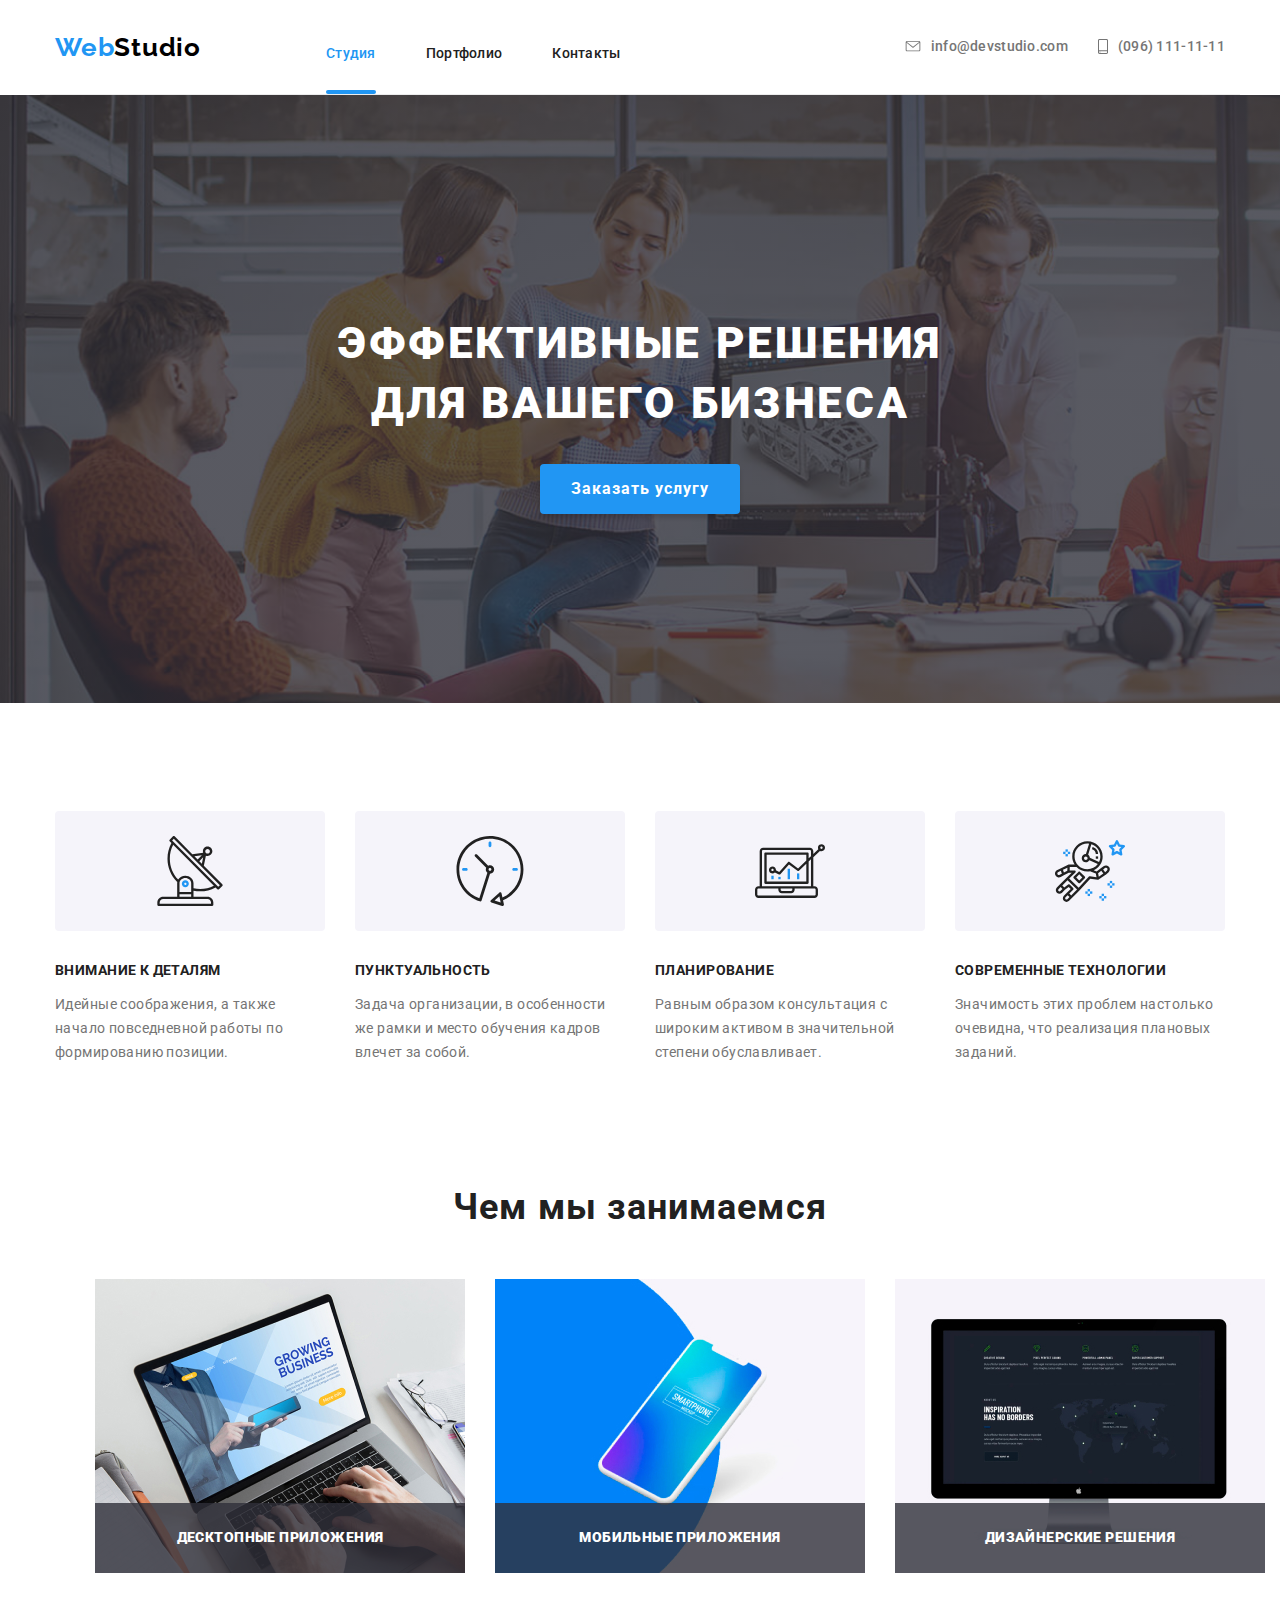
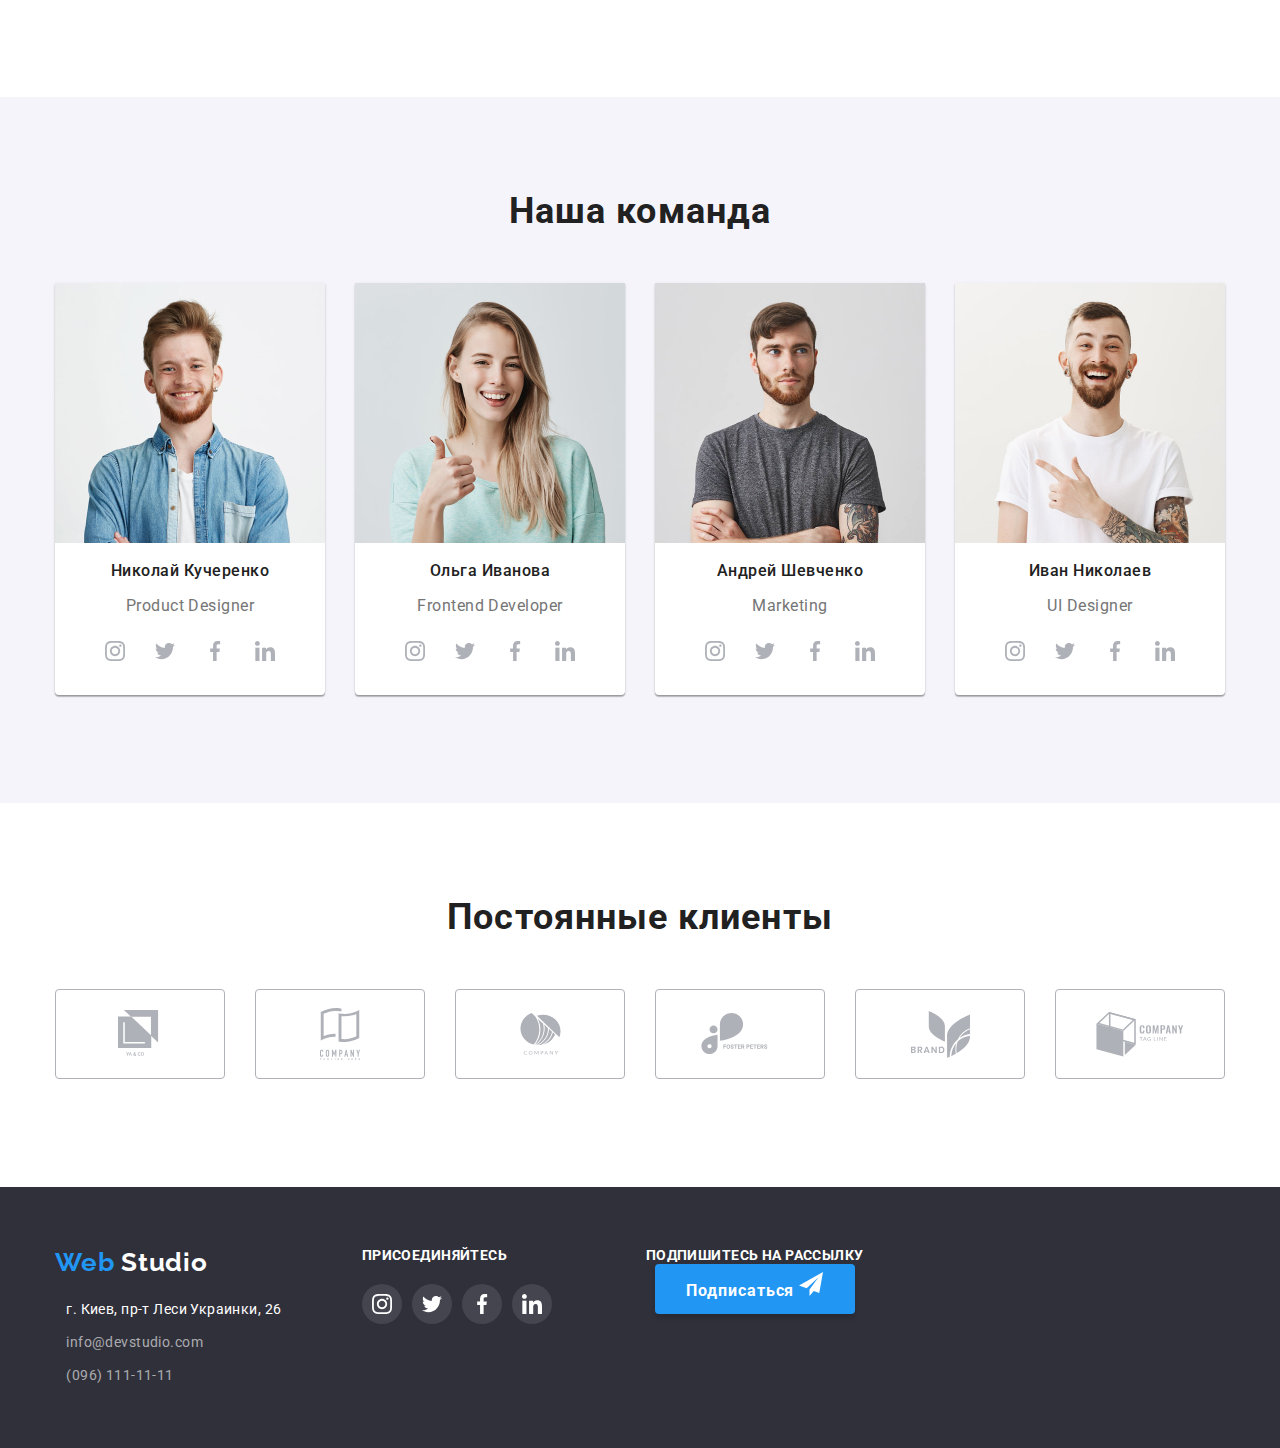
<file: index.html>
<!DOCTYPE html>
<html lang="ru">
  <head>
    <meta charset="UTF-8" />
    <meta name="viewport" content="width=device-width, initial-scale=1.0" />
    <title lang="en">Web Studio</title>
    <link
      href="https://fonts.googleapis.com/css2?family=Raleway:wght@700&family=Roboto:wght@400;500;700;900&display=swap"
      rel="stylesheet"
    />
    <link rel="stylesheet" href="./css/normalize.css" />
    <link rel="stylesheet" href="./css/style.css" />
  </head>
  <body>
    <header class="header">
      <div class="container">
        <nav class="navigation">
          <a class="logo" href="./index.html" lang="en" aria-label="Логотип">
            <span class="logo-blue">Web</span>Studio
          </a>
          <ul class="navigation-list list">
            <li class="navigation-list-item">
              <a class="active navigation-list-link link" href="./index.html"
                >Студия</a
              >
            </li>
            <li class="navigation-list-item">
              <a class="navigation-list-link link" href="./portfolio.html"
                >Портфолио</a
              >
            </li>
            <li class="navigation-list-item">
              <a class="navigation-list-link link" href="#">Контакты</a>
            </li>
          </ul>
        </nav>
        <div class="header-utils">
          <address class="header-adress">
            <a class="header-email link" href="mailto:info@devstudio.com">
              <svg width="16" height="11">
                <use href="./img/sprite.svg#icon-email-hover"></use>
              </svg>
              info@devstudio.com
            </a>
            <a class="header-tel link" href="tel:+380961111111">
              <svg width="10" height="15">
                <use href="./img/sprite.svg#icon-smartphone"></use>
              </svg>
              (096) 111-11-11
            </a>
          </address>
        </div>
      </div>
    </header>

    <main>
      <!--Hero section-->
      <section class="hero-text hero-bg">
        <div class="container">
          <h1>
            Эффективные решения<br />
            для вашего бизнеса
          </h1>
          <button data-modal-open class="blue-btn blue-btn-hero">
            Заказать услугу
          </button>
        </div>
      </section>

      <!--Секция о нас-->
      <section class="about-us">
        <div class="container">
          <h2 hidden>О нас</h2>
          <ul class="about-us-list list">
            <li>
              <div class="about-us-list-img">
                <svg width="70" height="70">
                  <use href="./img/sprite.svg#icon-antenna-1"></use>
                </svg>
              </div>
              <h3 class="about-us-list-title">Внимание к деталям</h3>
              <p class="about-us-list-description">
                Идейные соображения, а также начало повседневной работы по
                формированию позиции.
              </p>
            </li>
            <li>
              <div class="about-us-list-img">
                <svg width="70" height="70">
                  <use href="./img/sprite.svg#icon-clock-1"></use>
                </svg>
              </div>
              <h3 class="about-us-list-title">Пунктуальность</h3>
              <p class="about-us-list-description">
                Задача организации, в особенности же рамки и место обучения
                кадров влечет за собой.
              </p>
            </li>
            <li>
              <div class="about-us-list-img">
                <svg width="70" height="70">
                  <use href="./img/sprite.svg#icon-diagram-1"></use>
                </svg>
              </div>
              <h3 class="about-us-list-title">Планирование</h3>
              <p class="about-us-list-description">
                Равным образом консультация с широким активом в значительной
                степени обуславливает.
              </p>
            </li>
            <li>
              <div class="about-us-list-img">
                <svg width="70" height="70">
                  <use href="./img/sprite.svg#icon-astronaut-1"></use>
                </svg>
              </div>
              <h3 class="about-us-list-title">Современные технологии</h3>
              <p class="about-us-list-description">
                Значимость этих проблем настолько очевидна, что реализация
                плановых заданий.
              </p>
            </li>
          </ul>
        </div>
      </section>

      <!--Чем мы занимаемся-->
      <section class="services">
        <div class="container">
          <h2>Чем мы занимаемся</h2>
          <ul class="services-list list">
            <li>
              <div class="services-list-img">
                <img
                  src="./img/About_us/about_us.jpg"
                  alt="Десктопные приложения"
                />
                <p class="services-text"><b>Десктопные приложения</b></p>
              </div>
            </li>
            <li>
              <div class="services-list-img">
                <img
                  src="./img/About_us/about_us2.jpg"
                  alt="Мобильные приложения"
                />
                <p class="services-text"><b>Мобильные приложения</b></p>
              </div>
            </li>
            <li>
              <div class="services-list-img">
                <img
                  src="./img/About_us/about_us3.jpg"
                  alt="Дизайнерские решения"
                />
                <p class="services-text"><b>Дизайнерские решения</b></p>
              </div>
            </li>
          </ul>
        </div>
      </section>

      <!--Наша команда-->
      <section class="our-team-background">
        <div class="container">
          <div class="our-team">
            <h2>Наша команда</h2>
            <ul class="our-team-list list">
              <li>
                <img
                  src="./img/our_team/our_team1.jpg"
                  alt="Фото Николая Кучеренко"
                />
                <h3 class="our-teame-name">Николай Кучеренко</h3>
                <p class="our-team-position">Product Designer</p>
                <ul class="social-icons social-icons-team">
                  <li>
                    <a href="" lang="en">
                      <svg width="20" height="20" class="social-icons-link">
                        <use href="./img/sprite.svg#icon-instagram"></use>
                      </svg>
                    </a>
                  </li>
                  <li>
                    <a href="" lang="en">
                      <svg width="20" height="20">
                        <use href="./img/sprite.svg#icon-twitter"></use>
                      </svg>
                    </a>
                  </li>
                  <li>
                    <a href="" lang="en">
                      <svg width="20" height="20">
                        <use href="./img/sprite.svg#icon-facebook"></use>
                      </svg>
                    </a>
                  </li>
                  <li>
                    <a href="" lang="en">
                      <svg width="20" height="20">
                        <use href="./img/sprite.svg#icon-linkedin"></use>
                      </svg>
                    </a>
                  </li>
                </ul>
              </li>
              <li>
                <img
                  src="./img/our_team/our_team2.jpg"
                  alt="Фото Ольги Ивановой"
                />
                <h3 class="our-teame-name">Ольга Иванова</h3>
                <p class="our-team-position">Frontend Developer</p>
                <ul class="social-icons social-icons-team">
                  <li>
                    <a href="" lang="en">
                      <svg width="20" height="20" class="social-icons-link">
                        <use href="./img/sprite.svg#icon-instagram"></use>
                      </svg>
                    </a>
                  </li>
                  <li>
                    <a href="" lang="en">
                      <svg width="20" height="20">
                        <use href="./img/sprite.svg#icon-twitter"></use>
                      </svg>
                    </a>
                  </li>
                  <li>
                    <a href="" lang="en">
                      <svg width="20" height="20">
                        <use href="./img/sprite.svg#icon-facebook"></use>
                      </svg>
                    </a>
                  </li>
                  <li>
                    <a href="" lang="en">
                      <svg width="20" height="20">
                        <use href="./img/sprite.svg#icon-linkedin"></use>
                      </svg>
                    </a>
                  </li>
                </ul>
              </li>
              <li>
                <img
                  src="./img/our_team/our_team3.jpg"
                  alt="Фото Андрея Шевченка"
                />
                <h3 class="our-teame-name">Андрей Шевченко</h3>
                <p class="our-team-position">Marketing</p>
                <ul class="social-icons social-icons-team">
                  <li>
                    <a href="" lang="en">
                      <svg width="20" height="20" class="social-icons-link">
                        <use href="./img/sprite.svg#icon-instagram"></use>
                      </svg>
                    </a>
                  </li>
                  <li>
                    <a href="" lang="en">
                      <svg width="20" height="20">
                        <use href="./img/sprite.svg#icon-twitter"></use>
                      </svg>
                    </a>
                  </li>
                  <li>
                    <a href="" lang="en">
                      <svg width="20" height="20">
                        <use href="./img/sprite.svg#icon-facebook"></use>
                      </svg>
                    </a>
                  </li>
                  <li>
                    <a href="" lang="en">
                      <svg width="20" height="20">
                        <use href="./img/sprite.svg#icon-linkedin"></use>
                      </svg>
                    </a>
                  </li>
                </ul>
              </li>
              <li>
                <img
                  src="./img/our_team/our_team4.jpg"
                  alt="Фото Ивана Николаева"
                />
                <h3 class="our-teame-name">Иван Николаев</h3>
                <p class="our-team-position">UI Designer</p>
                <ul class="social-icons social-icons-team">
                  <li>
                    <a href="" lang="en">
                      <svg width="20" height="20" class="social-icons-link">
                        <use href="./img/sprite.svg#icon-instagram"></use>
                      </svg>
                    </a>
                  </li>
                  <li>
                    <a href="" lang="en">
                      <svg width="20" height="20">
                        <use href="./img/sprite.svg#icon-twitter"></use>
                      </svg>
                    </a>
                  </li>
                  <li>
                    <a href="" lang="en">
                      <svg width="20" height="20">
                        <use href="./img/sprite.svg#icon-facebook"></use>
                      </svg>
                    </a>
                  </li>
                  <li>
                    <a href="" lang="en">
                      <svg width="20" height="20">
                        <use href="./img/sprite.svg#icon-linkedin"></use>
                      </svg>
                    </a>
                  </li>
                </ul>
              </li>
            </ul>
          </div>
        </div>
      </section>

      <!--Постоянные клиенты-->
      <section class="clients">
        <div class="container">
          <h2>Постоянные клиенты</h2>
          <ul class="clients-list">
            <li>
              <a href="#">
                <svg width="44" height="49">
                  <use href="./img/sprite.svg#our_clients1"></use>
                </svg>
              </a>
            </li>

            <li>
              <a href="#">
                <svg width="40" height="52">
                  <use href="./img/sprite.svg#our_clients2"></use>
                </svg>
              </a>
            </li>
            <li>
              <a href="#">
                <svg width="41" height="42">
                  <use href="./img/sprite.svg#our_clients3"></use>
                </svg>
              </a>
            </li>
            <li>
              <a href="#">
                <svg width="79" height="42">
                  <use href="./img/sprite.svg#our_clients4"></use>
                </svg>
              </a>
            </li>
            <li>
              <a href="#">
                <svg width="59" height="47">
                  <use href="./img/sprite.svg#our_clients5"></use>
                </svg>
              </a>
            </li>
            <li>
              <a href="#">
                <svg width="88" height="45">
                  <use href="./img/sprite.svg#our_clients6"></use>
                </svg>
              </a>
            </li>
          </ul>
        </div>
      </section>
    </main>

    <footer class="footer">
      <div class="footer-wrap">
        <div class="footer-list">
          <a class="logo logo-footer" href="/" lang="en"
            ><span class="logo-blue">Web</span> Studio</a
          >
          <address>
            <p class="footer-adress">г. Киев, пр-т Леси Украинки, 26</p>
            <a class="footer-email" href="mailto:info@devstudio.com"
              >info@devstudio.com</a
            >
            <a class="footer-tel" href="tel:+380961111111">(096) 111-11-11</a>
          </address>
        </div>
        <div>
          <b class="subscribe">присоединяйтесь</b>
          <ul class="social-icons social-icons-footer">
            <li>
              <a href="" lang="en">
                <svg width="20" height="20" class="social-icons-link">
                  <use href="./img/sprite.svg#icon-instagram"></use>
                </svg>
              </a>
            </li>
            <li>
              <a href="" lang="en">
                <svg width="20" height="20">
                  <use href="./img/sprite.svg#icon-twitter"></use>
                </svg>
              </a>
            </li>
            <li>
              <a href="" lang="en">
                <svg width="20" height="20">
                  <use href="./img/sprite.svg#icon-facebook"></use>
                </svg>
              </a>
            </li>
            <li>
              <a href="" lang="en">
                <svg width="20" height="20">
                  <use href="./img/sprite.svg#icon-linkedin"></use>
                </svg>
              </a>
            </li>
          </ul>
        </div>
        <div class="subscribe-form">
          <b class="subscribe-btn">Подпишитесь на рассылку</b>
          <button class="blue-btn">
            Подписаться
            <svg width="24" height="24">
              <use href="./img/sprite.svg#icon-email-footer"></use>
            </svg>
          </button>
        </div>
      </div>
    </footer>

    <div data-modal class="backdrop is-hidden">
      <form action="#" class="modal-form">
        <div>
          <button data-modal-close class="modal-close-btn">
            <svg width="11" height="11" class="close-btn">
              <use href="./img/sprite.svg#close-btn"></use>
            </svg>
          </button>
        </div>
      </form>
    </div>
    <script src="./js/modal.js"></script>
  </body>
</html>
</file>
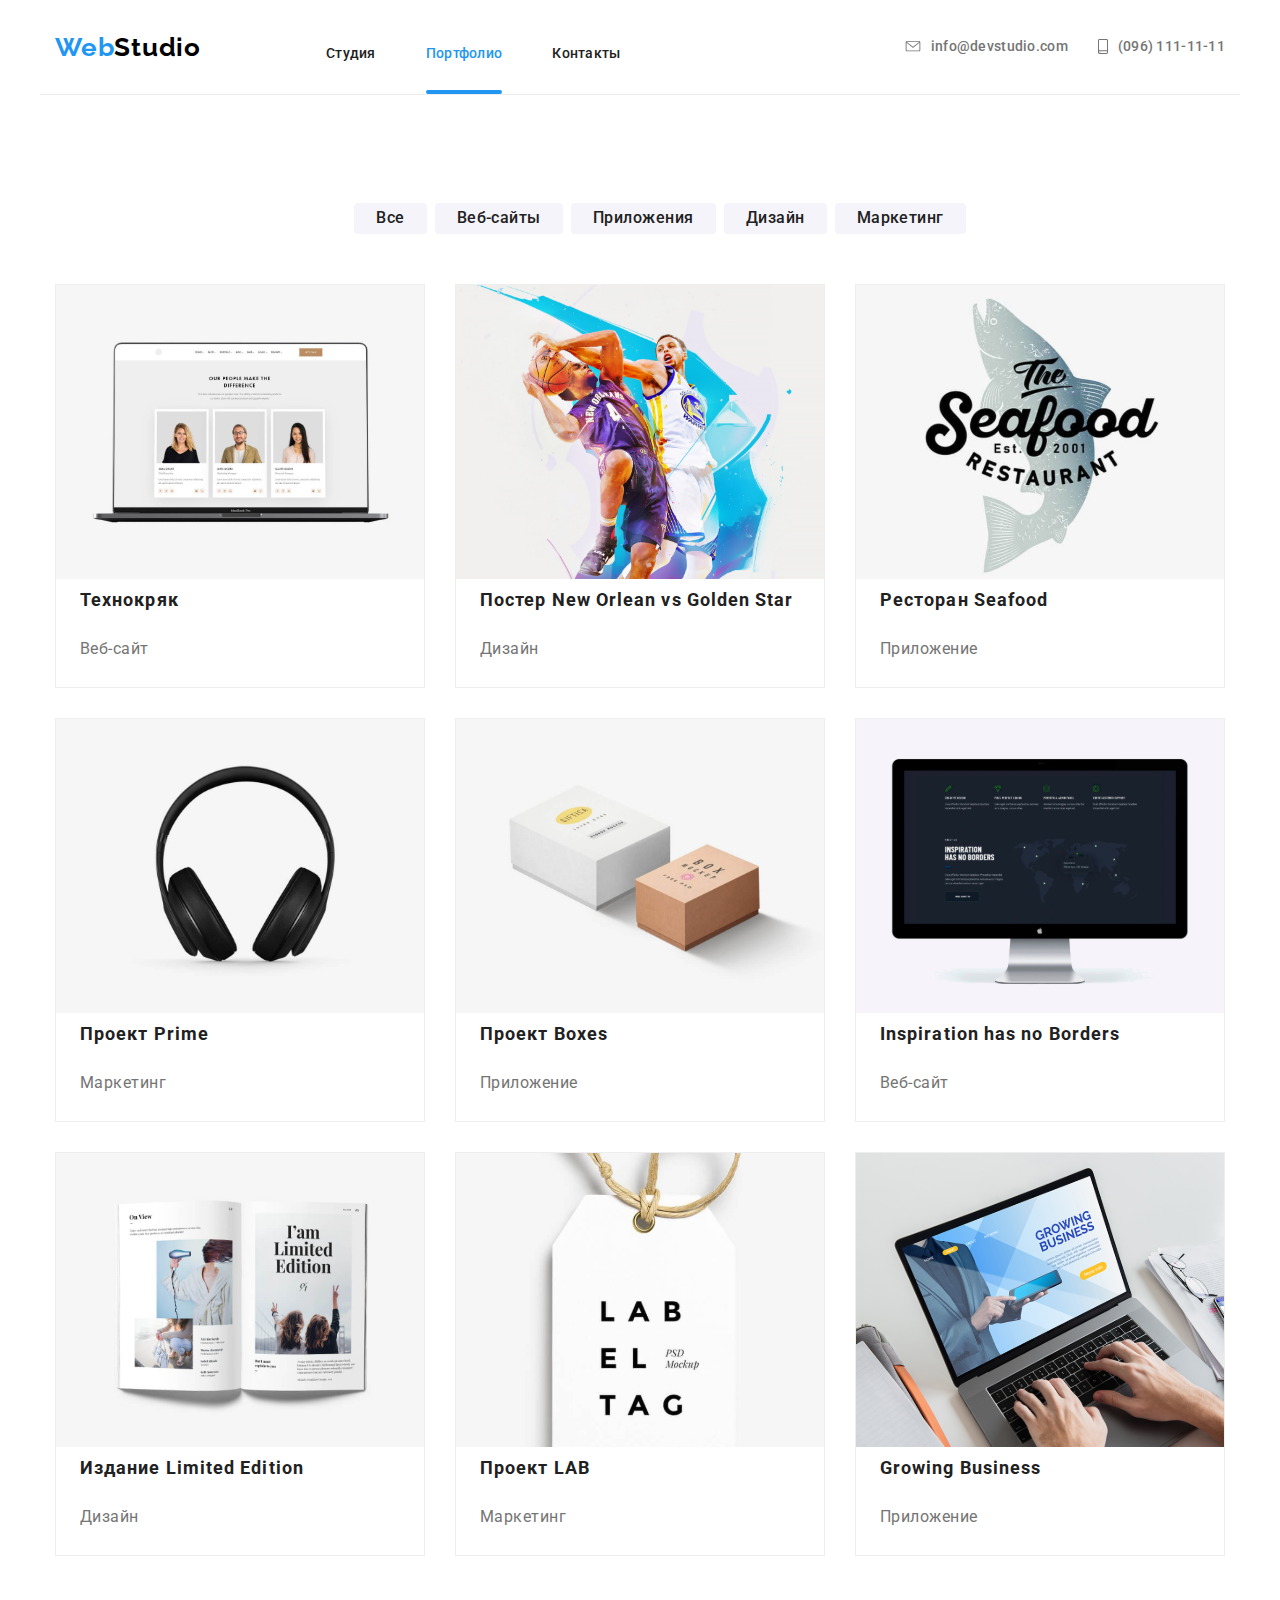
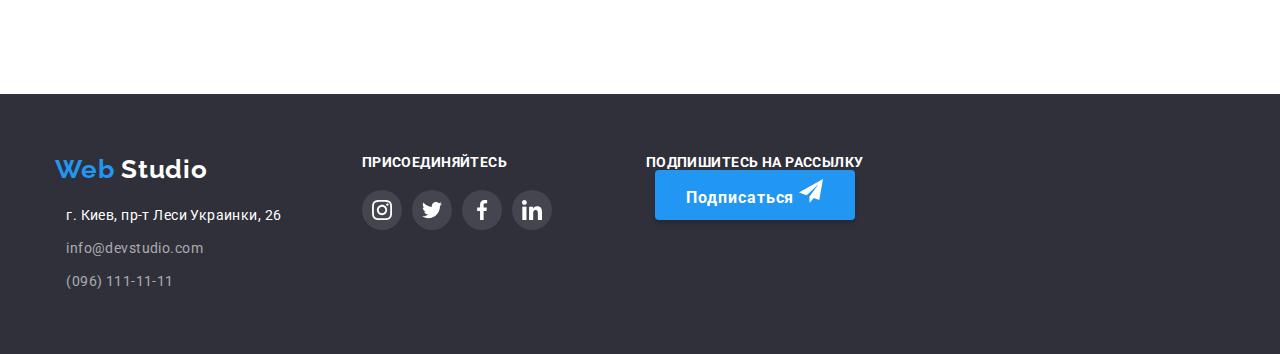
<file: portfolio.html>
<!DOCTYPE html>
<html lang="ru">
  <head>
    <meta charset="UTF-8" />
    <meta name="viewport" content="width=device-width, initial-scale=1.0" />
    <title lang="en">Web Studio</title>
    <link
      href="https://fonts.googleapis.com/css2?family=Raleway:wght@700&family=Roboto:wght@400;500;700;900&display=swap"
      rel="stylesheet"
    />
    <link rel="stylesheet" href="./css/normalize.css" />
    <link rel="stylesheet" href="./css/style.css" />
  </head>
  <body>
    <header class="header">
      <div class="container">
        <nav class="navigation">
          <a class="logo" href="./index.html" lang="en" aria-label="Логотип">
            <span class="logo-blue">Web</span>Studio
          </a>
          <ul class="navigation-list list">
            <li class="navigation-list-item">
              <a class="navigation-list-link link" href="./index.html"
                >Студия</a
              >
            </li>
            <li class="navigation-list-item">
              <a
                class="active navigation-list-link link"
                href="./portfolio.html"
                >Портфолио</a
              >
            </li>
            <li class="navigation-list-item">
              <a class="navigation-list-link link" href="#">Контакты</a>
            </li>
          </ul>
        </nav>
        <div class="header-utils">
          <address class="header-adress">
            <a class="header-email link" href="mailto:info@devstudio.com">
              <svg width="16" height="11">
                <use href="./img/sprite.svg#icon-email-hover"></use>
              </svg>
              info@devstudio.com
            </a>
            <a class="header-tel link" href="tel:+380961111111">
              <svg width="10" height="15">
                <use href="./img/sprite.svg#icon-smartphone"></use>
              </svg>
              (096) 111-11-11
            </a>
          </address>
        </div>
      </div>
    </header>
    <main>
      <section class="portfolio">
        <div class="container">
          <h1 hidden>Портфолио</h1>
          <ul class="button-portfolio-list">
            <li>
              <button class="button-portfolio" type="button">
                Все
              </button>
            </li>
            <li>
              <button class="button-portfolio" type="button">Веб-сайты</button>
            </li>
            <li>
              <button class="button-portfolio" type="button">Приложения</button>
            </li>
            <li>
              <button class="button-portfolio" type="button">Дизайн</button>
            </li>
            <li>
              <button class="button-portfolio" type="button">Маркетинг</button>
            </li>
          </ul>

          <!--Контентное изображение-->
          <ul class="portfolio-list list">
            <li>
              <a class="portfolio-item" href="">
                <div class="portfolio-item-img">
                  <img
                    src="./img/Portfolio_project/project_1.svg"
                    alt="Технокряк"
                  />
                  <div class="portfoli-item-text">
                    <p>
                      Технокряк это современная площадка распространения
                      коронавируса. Компании используют эту платформу для
                      цифрового шпионажа и атак на защищённые сервера
                      конкурентов.
                    </p>
                  </div>
                </div>
                <h2 class="portfolio-item-title">Технокряк</h2>
                <p class="portfoli-item-theme">Веб-сайт</p>
              </a>
            </li>
            <li>
              <a class="portfolio-item" href="">
                <div class="portfolio-item-img">
                  <img
                    src="./img/Portfolio_project/project_2.svg"
                    alt="Постер New Orlean vs Golden Star"
                  />
                  <div class="portfoli-item-text">
                    <p>
                      Lorem ipsum dolor sit amet consectetur adipisicing elit.
                      Quasi magnam autem minus, cumque saepe quibusdam
                      dignissimos esse necessitatibus id, minima eligendi?
                      Similique minima laudantium perferendis praesentium
                      accusantium animi repellat libero!
                    </p>
                  </div>
                </div>
                <h2 class="portfolio-item-title">
                  Постер <span lang="en">New Orlean vs Golden Star</span>
                </h2>
                <p class="portfoli-item-theme">Дизайн</p>
              </a>
            </li>
            <li>
              <a class="portfolio-item" href="">
                <div class="portfolio-item-img">
                  <img
                    src="./img/Portfolio_project/project_3.svg"
                    alt="Ресторан Seafood"
                  />
                  <div class="portfoli-item-text">
                    <p>
                      Lorem ipsum dolor sit amet consectetur adipisicing elit.
                      Culpa doloremque eos commodi accusantium. Accusantium
                      dignissimos, libero error incidunt, amet quae obcaecati
                      suscipit ex, doloribus earum voluptatibus alias ipsa
                      exercitationem tempore?
                    </p>
                  </div>
                </div>
                <h2 class="portfolio-item-title">
                  Ресторан <span lang="en">Seafood</span>
                </h2>
                <p class="portfoli-item-theme">Приложение</p>
              </a>
            </li>
            <li>
              <a class="portfolio-item" href="">
                <div class="portfolio-item-img">
                  <img
                    src="./img/Portfolio_project/project_4.svg"
                    alt="Проект Prime"
                  />
                  <div class="portfoli-item-text">
                    <p>
                      Lorem ipsum dolor sit amet consectetur adipisicing elit.
                      Culpa doloremque eos commodi accusantium. Accusantium
                      dignissimos, libero error incidunt, amet quae obcaecati
                      suscipit ex, doloribus earum voluptatibus alias ipsa
                      exercitationem tempore?
                    </p>
                  </div>
                </div>
                <h2 class="portfolio-item-title">
                  Проект <span lang="en">Prime</span>
                </h2>
                <p class="portfoli-item-theme">Маркетинг</p>
              </a>
            </li>
            <li>
              <a class="portfolio-item" href="">
                <div class="portfolio-item-img">
                  <img
                    src="./img/Portfolio_project/project_5.svg"
                    alt="Проект Boxes"
                  />
                  <div class="portfoli-item-text">
                    <p>
                      Lorem ipsum dolor sit amet consectetur adipisicing elit.
                      Culpa doloremque eos commodi accusantium. Accusantium
                      dignissimos, libero error incidunt, amet quae obcaecati
                      suscipit ex, doloribus earum voluptatibus alias ipsa
                      exercitationem tempore?
                    </p>
                  </div>
                </div>
                <h2 class="portfolio-item-title">
                  Проект <span lang="en">Boxes</span>
                </h2>
                <p class="portfoli-item-theme">Приложение</p>
              </a>
            </li>

            <li>
              <a class="portfolio-item" href="">
                <div class="portfolio-item-img">
                  <img
                    src="./img/Portfolio_project/project_6.svg"
                    alt="Inspiration has no Borders"
                  />
                  <div class="portfoli-item-text">
                    <p>
                      Lorem ipsum dolor sit amet consectetur adipisicing elit.
                      Culpa doloremque eos commodi accusantium. Accusantium
                      dignissimos, libero error incidunt, amet quae obcaecati
                      suscipit ex, doloribus earum voluptatibus alias ipsa
                      exercitationem tempore?
                    </p>
                  </div>
                </div>
                <h2 class="portfolio-item-title">
                  <span lang="en">Inspiration has no Borders</span>
                </h2>
                <p class="portfoli-item-theme">Веб-сайт</p>
              </a>
            </li>
            <li>
              <a class="portfolio-item" href="">
                <div class="portfolio-item-img">
                  <img
                    src="./img/Portfolio_project/project_7.svg"
                    alt="Издание Limited Edition"
                  />
                  <div class="portfoli-item-text">
                    <p>
                      Lorem ipsum dolor sit amet consectetur adipisicing elit.
                      Culpa doloremque eos commodi accusantium. Accusantium
                      dignissimos, libero error incidunt, amet quae obcaecati
                      suscipit ex, doloribus earum voluptatibus alias ipsa
                      exercitationem tempore?
                    </p>
                  </div>
                </div>
                <h2 class="portfolio-item-title">
                  Издание <span lang="en">Limited Edition</span>
                </h2>
                <p class="portfoli-item-theme">Дизайн</p>
              </a>
            </li>
            <li>
              <a class="portfolio-item" href="">
                <div class="portfolio-item-img">
                  <img
                    src="./img/Portfolio_project/project_8.svg"
                    alt="Проект LAB"
                  />
                  <div class="portfoli-item-text">
                    <p>
                      Lorem ipsum dolor sit amet consectetur adipisicing elit.
                      Culpa doloremque eos commodi accusantium. Accusantium
                      dignissimos, libero error incidunt, amet quae obcaecati
                      suscipit ex, doloribus earum voluptatibus alias ipsa
                      exercitationem tempore?
                    </p>
                  </div>
                </div>
                <h2 class="portfolio-item-title">
                  Проект <span lang="en">LAB</span>
                </h2>
                <p class="portfoli-item-theme">Маркетинг</p>
              </a>
            </li>
            <li>
              <a class="portfolio-item" href="">
                <div class="portfolio-item-img">
                  <img
                    src="./img/Portfolio_project/project_9.svg"
                    alt="Growing Business"
                  />
                  <div class="portfoli-item-text">
                    <p>
                      Lorem ipsum dolor sit amet consectetur adipisicing elit.
                      Culpa doloremque eos commodi accusantium. Accusantium
                      dignissimos, libero error incidunt, amet quae obcaecati
                      suscipit ex, doloribus earum voluptatibus alias ipsa
                      exercitationem tempore?
                    </p>
                  </div>
                </div>
                <h2 class="portfolio-item-title">
                  <span lang="en">Growing Business</span>
                </h2>
                <p class="portfoli-item-theme">Приложение</p>
              </a>
            </li>
          </ul>
        </div>
      </section>
    </main>
    <footer class="footer">
      <div class="footer-wrap">
        <div class="footer-list">
          <a class="logo logo-footer" href="/" lang="en"
            ><span class="logo-blue">Web</span> Studio</a
          >
          <address>
            <p class="footer-adress">г. Киев, пр-т Леси Украинки, 26</p>
            <a class="footer-email" href="mailto:info@devstudio.com"
              >info@devstudio.com</a
            >
            <a class="footer-tel" href="tel:+380961111111">(096) 111-11-11</a>
          </address>
        </div>
        <div>
          <b class="subscribe">присоединяйтесь</b>
          <ul class="social-icons social-icons-footer">
            <li>
              <a href="" lang="en">
                <svg width="20" height="20" class="social-icons-link">
                  <use href="./img/sprite.svg#icon-instagram"></use>
                </svg>
              </a>
            </li>
            <li>
              <a href="" lang="en">
                <svg width="20" height="20">
                  <use href="./img/sprite.svg#icon-twitter"></use>
                </svg>
              </a>
            </li>
            <li>
              <a href="" lang="en">
                <svg width="20" height="20">
                  <use href="./img/sprite.svg#icon-facebook"></use>
                </svg>
              </a>
            </li>
            <li>
              <a href="" lang="en">
                <svg width="20" height="20">
                  <use href="./img/sprite.svg#icon-linkedin"></use>
                </svg>
              </a>
            </li>
          </ul>
        </div>
        <div class="subscribe-form">
          <b class="subscribe-btn">Подпишитесь на рассылку</b>
          <button class="blue-btn">
            Подписаться
            <svg width="24" height="24">
              <use href="./img/sprite.svg#icon-email-footer"></use>
            </svg>
          </button>
        </div>
      </div>
    </footer>
  </body>
</html>
</file>
<file: css/style.css>
:root {
  --main-font: 'Roboto', sans-serif;
  --secondary-font: 'Raleway', sans-serif;
  --white-color: #fff;
  --blue-color: #2196f3;
  --blue-hover-color: #188ce8;
  --dark-grey-color: #757575;
  --light-grey-color: #e5e5e5;
  --black-color: #212121;
}
a:hover,
a:focus {
  color: var(--blue-color);
  transition: cubic-bezier(0.4, 0, 0.2, 1);
  transition-duration: 250ms;
}
body {
  background-color: var(--white-color);
  font-family: var(--main-font);
  color: var(--dark-grey-color);
  font-size: 14px;
}
.container {
  width: 1200px;
  padding-left: 15px;
  padding-right: 15px;
  margin-left: auto;
  margin-right: auto;
  box-sizing: border-box;
}
/* HEADER*/

.header .container {
  display: flex;
  align-items: center;
  justify-content: space-between;
  border-bottom: 1px solid #ececec;
}
.navigation {
  display: flex;
  align-items: center;
}
.navigation-list {
  display: flex;
  margin-bottom: 0;
}
.navigation-list-item:not(:last-child) {
  margin-right: 50px;
}
.logo,
.logo:hover,
.logo:focus {
  font-family: var(--secondary-font);
  font-style: normal;
  font-weight: bold;
  font-size: 26px;
  line-height: 1.19;
  letter-spacing: 0.03em;
  color: #000000;
  text-decoration: none;
  margin-right: 85px;
}
.logo-blue {
  font-family: var(--secondary-font);
  font-style: normal;
  font-weight: bold;
  font-size: 26px;
  line-height: 1.19;
  letter-spacing: 0.03em;
  color: var(--blue-color);
}
.logo-footer {
  margin-bottom: 20px;
}
.logo-footer,
.logo-footer:hover,
.logo-footer:focus {
  color: var(--white-color);
  transition: cubic-bezier(0.4, 0, 0.2, 1);
  transition-duration: 250ms;
}

.link {
  text-decoration: none;
  display: block;
}
.list {
  list-style: none;
}
.navigation-list-link,
.header-adress {
  font-weight: 500;
  font-size: 14px;
  line-height: 1.14;
  letter-spacing: 0.02em;
  color: var(--black-color);
  text-decoration: none;
  display: flex;
  align-items: center;
  position: relative;
}
.navigation-list-link::after {
  content: '';
  width: 0;
  height: 4px;
  display: block;
  position: absolute;
  left: 0;
  bottom: 0;
  background: var(--blue-color);
  border-radius: 2px;
  transition: cubic-bezier(0.4, 0, 0.2, 1);
  transition-duration: 250ms;
}
.navigation-list-link:hover::after,
.navigation-list-link:focus::after,
.active::after {
  width: 100%;
}

.header-adress a {
  display: flex;
  align-items: center;
}
.header-email:hover svg,
.header-email:focus svg,
.header-tel:hover svg,
.header-tel:focus svg {
  fill: var(--blue-color);
  transition: cubic-bezier(0.4, 0, 0.2, 1);
  transition-duration: 250ms;
}
.header-adress svg {
  margin-right: 10px;
  color: var(--dark-grey-color);
}
.header-email svg,
.header-tel svg {
  fill: var(--dark-grey-color);
}

.header-email-hover {
  fill: var(--blue-color);
  transition: cubic-bezier(0.4, 0, 0.2, 1);
  transition-duration: 250ms;
}
.header-tel:hover svg,
.header-tel:focus svg {
  fill: var(--blue-color);
  transition: cubic-bezier(0.4, 0, 0.2, 1);
  transition-duration: 250ms;
}
.navigation-list-link:hover,
.navigation-list-link:focus,
.header-email:hover,
.header-email:focus,
.header-tel:hover,
.header-tel:focus,
.active {
  color: var(--blue-color);
  transition: cubic-bezier(0.4, 0, 0.2, 1);
  transition-duration: 250ms;
}
.navigation-list-link {
  padding-top: 32px;
  padding-bottom: 32px;
}
.header-utils {
  display: flex;
}
.header-email:not(:last-child) {
  margin-right: 30px;
}
.header-email,
.header-tel {
  font-weight: 500;
  font-size: 14px;
  line-height: 1.14;
  letter-spacing: 0.02em;
  text-decoration: none;
  color: var(--dark-grey-color);
  display: inline-block;
  font-style: normal;
}

/* Hero section*/

h1 {
  font-style: normal;
  font-weight: 900;
  font-size: 44px;
  line-height: 1.36;
  text-align: center;
  letter-spacing: 0.06em;
  text-transform: uppercase;
  color: var(--white-color);
  margin: 30px 0;
}
.hero-bg {
  max-width: 1600px;
  background-image: linear-gradient(
      rgba(47, 48, 58, 0.8),
      rgba(47, 48, 58, 0.8)
    ),
    url('../img/hero/bg.jpg');
  background-color: var(--black-color);
  background-repeat: no-repeat;
  background-size: cover;
  margin-left: auto;
  margin-right: auto;
}
.hero-text {
  display: flex;
  padding: 189px 0;
  flex-grow: 1;
  justify-content: center;
  align-items: center;
  flex-direction: column;
  box-sizing: border-box;
}

.blue-btn {
  background: var(--blue-color);
  box-shadow: 0px 4px 4px rgba(0, 0, 0, 0.15);
  border-radius: 4px;
  font-style: normal;
  font-weight: bold;
  font-size: 16px;
  line-height: 1.87;
  text-align: center;
  letter-spacing: 0.06em;
  color: var(--white-color);
  width: 200px;
  height: 50px;
  border: none;
  margin: 0 auto;
  display: block;
  cursor: pointer;
}
.blue-btn-hero:hover {
  background: var(--blue-hover-color);
  transition: cubic-bezier(0.4, 0, 0.2, 1);
  transition-duration: 250ms;
}

/* О нас*/
h2 {
  font-style: normal;
  font-weight: bold;
  font-size: 36px;
  line-height: 1.16;
  text-align: center;
  letter-spacing: 0.03em;
  color: var(--black-color);
  margin-bottom: 50px;
  margin-top: 0;
}
.about-us {
  padding: 94px 0 0 0;
}
.about-us-list {
  display: flex;
  flex-direction: row;
  justify-content: space-between;
  padding: 0;
}
.about-us-list li {
  width: 270px;
}
.about-us-list-img {
  background: #f5f4fa;
  border-radius: 4px;
  height: 120px;
  width: 100%;
  display: flex;
  justify-content: center;
  align-items: center;
}
.about-us-list-title {
  margin-top: 30px;
  font-style: normal;
  font-weight: bold;
  font-size: 14px;
  line-height: 1.33;
  letter-spacing: 0.03em;
  text-transform: uppercase;
  color: var(--black-color);
}
.about-us-list-description {
  font-style: normal;
  font-weight: normal;
  font-size: 14px;
  line-height: 1.71;
  letter-spacing: 0.03em;
  color: var(--dark-grey-color);
}
/* Чем мы занимаемся*/
.services {
  padding: 94px 0 0 0;
}
.services-list {
  display: flex;
  flex-direction: row;
  justify-content: space-between;
  padding-bottom: 110px;
}
.services-list li {
  position: relative;
  justify-content: center;
  align-items: center;
  display: flex;
}
.services-list li:not(:last-child) {
  margin-right: 30px;
}
.services-list-img {
  border-radius: 4px;
  width: 100%;
  display: flex;
}
.services-text {
  font-style: normal;
  font-weight: bold;
  font-size: 14px;
  line-height: 1.14;
  text-align: center;
  letter-spacing: 0.03em;
  text-transform: uppercase;
  color: var(--white-color);
  background: rgba(47, 48, 58, 0.8);
  width: 370px;
  height: 70px;
  position: absolute;
  bottom: 0px;
  left: 0px;
  margin: 0px;
  align-items: center;
  display: flex;
  justify-content: center;
}
/*Наша команда*/
.our-team-background {
  background-color: #f5f4fa;
  padding: 94px 0 94px 0;
}

.our-team {
  width: 1170px;
  margin: 0 auto;
}
.our-team-list li:not(:last-child) {
  margin-right: 30px;
}
.our-team-list {
  display: flex;
  flex-direction: row;
  padding: 0;
}
.our-team-list li {
  background: var(--white-color);
  box-shadow: 0px 2px 1px rgba(0, 0, 0, 0.2), 0px 1px 1px rgba(0, 0, 0, 0.14),
    0px 1px 3px rgba(0, 0, 0, 0.12);
  border-radius: 0px 0px 4px 4px;
}
.our-teame-name {
  font-style: normal;
  font-weight: 500;
  font-size: 16px;
  line-height: 1.18;
  text-align: center;
  letter-spacing: 0.03em;
  color: var(--black-color);
}
.our-team-position {
  font-style: normal;
  font-weight: normal;
  font-size: 16px;
  line-height: 1.18;
  text-align: center;
  letter-spacing: 0.03em;
  color: var(--dark-grey-color);
}
.social-icons {
  list-style: none;
  display: flex;
  padding: 0;
  justify-content: center;
}
.social-icons li {
  box-shadow: none;
}
.social-icons li:not(:last-child) {
  margin: 0 10px 24px 0;
}
.social-icons li a {
  width: 40px;
  height: 40px;
  align-items: center;
  display: flex;
  justify-content: center;
  border-radius: 50%;
}
.social-icons li a:hover,
.social-icons li a:focus {
  background: var(--blue-color);
  transition: cubic-bezier(0.4, 0, 0.2, 1);
  transition-duration: 250ms;
}
.social-icons-footer li a svg {
  fill: var(--white-color);
}
.social-icons,
.social-icons-team li a svg {
  fill: #afb1b8;
}

.social-icons li a:hover svg,
.social-icons li a:focus svg {
  fill: var(--white-color);
  transition: cubic-bezier(0.4, 0, 0.2, 1);
  transition-duration: 250ms;
}
.social-icons-footer li a {
  width: 40px;
  height: 40px;
  align-items: center;
  display: flex;
  justify-content: center;
  border-radius: 50%;
  background: rgba(255, 255, 255, 0.1);
}
.social-icons-footer {
  margin-top: 20px;
}

/*Клиенты*/
.clients {
  padding: 94px 0 94px 0;
}
.clients-list {
  margin-top: 50px;
  align-items: center;
  display: flex;
  justify-content: center;
  list-style: none;
  padding: 0;
}
.clients-list li a {
  border: 1px solid #afb1b8;
  box-sizing: border-box;
  border-radius: 4px;
  align-items: center;
  display: flex;
  justify-content: center;
  width: 170px;
  height: 90px;
}
.clients-list li:not(:last-child) {
  margin-right: 30px;
}
.clients-list li a svg {
  fill: #afb1b8;
}

.clients-list li a:hover svg,
.clients-list li a:focus svg {
  fill: var(--blue-color);
  transition: cubic-bezier(0.4, 0, 0.2, 1);
  transition-duration: 250ms;
}
.clients-list li a:hover,
.clients-list li a:focus {
  border: 1px solid var(--blue-color);
  transition: cubic-bezier(0.4, 0, 0.2, 1);
  transition-duration: 250ms;
}
/* Footer*/
.footer {
  background: #2f303a;
}
.footer-wrap {
  width: 1170px;
  margin: 0 auto;
  display: flex;
  padding: 60px 0;
}
.footer-list {
  align-items: center;
  display: flex;
  justify-content: center;
  flex-direction: column;
  margin-right: 69px;
}
.footer-adress {
  font-style: normal;
  font-weight: normal;
  font-size: 14px;
  line-height: 1.71;
  letter-spacing: 0.03em;
  color: var(--white-color);
  margin-top: 0;
  margin-bottom: 9px;
}
.footer-email,
.footer-tel {
  display: block;
  font-style: normal;
  font-weight: normal;
  font-size: 14px;
  line-height: 1.71;
  letter-spacing: 0.03em;
  color: rgba(255, 255, 255, 0.6);
  text-decoration: none;
}
.footer-email {
  margin-bottom: 9px;
}
.subscribe {
  font-style: normal;
  font-weight: bold;
  font-size: 14px;
  line-height: 1.14;
  letter-spacing: 0.03em;
  text-transform: uppercase;
  color: var(--white-color);
}
.subscribe-btn {
  font-style: normal;
  font-weight: bold;
  font-size: 14px;
  line-height: 1.14;
  letter-spacing: 0.03em;
  text-transform: uppercase;
  color: var(--white-color);
}
.subscribe-form {
  margin-left: 94px;
}

/*Портфоло*/
.button-portfolio-list {
  align-items: center;
  display: flex;
  justify-content: center;
  list-style: none;
}
.button-portfolio {
  font-style: normal;
  font-weight: 500;
  font-size: 16px;
  line-height: 1.16;
  text-align: center;
  letter-spacing: 0.03em;
  color: var(--black-color);
  background: #f5f4fa;
  border-radius: 4px;
  border: 0;
  padding: 6px 22px;
  display: block;
}
.button-portfolio-list li:not(:last-child) .button-portfolio {
  margin-right: 8px;
}

.button-portfolio:hover,
.button-portfolio:focus {
  background: var(--blue-color);
  box-shadow: 0px 2px 2px rgba(0, 0, 0, 0.12), 0px 1px 2px rgba(0, 0, 0, 0.08),
    0px 3px 1px rgba(0, 0, 0, 0.1);
  border-radius: 4px;
  color: var(--white-color);
  transition: cubic-bezier(0.4, 0, 0.2, 1);
  transition-duration: 250ms;
}
.portfolio-item {
  text-decoration: none;
  height: 100%;
}

.portfolio-item-title {
  font-style: normal;
  font-weight: bold;
  font-size: 18px;
  line-height: 2;
  letter-spacing: 0.06em;
  color: var(--black-color);
  text-align: left;
  padding: 0 24px;
  margin-bottom: 0;
}
.portfoli-item-theme {
  font-style: normal;
  font-weight: normal;
  font-size: 16px;
  line-height: 1.87;
  letter-spacing: 0.03em;
  color: var(--dark-grey-color);
  padding: 0 24px;
}
/*Портфолио*/
.portfolio {
  padding: 94px 0;
}
.button-portfolio-list {
  margin-bottom: 50px;
}
.portfolio-list {
  align-items: flex-start;
  display: flex;
  flex-wrap: wrap;
  padding: 0;
}
.portfolio-list li {
  width: 370px;
  height: 404px;
  margin-right: 30px;
  margin-bottom: 30px;
  border: 1px solid #eeeeee;
  box-sizing: border-box;
}
.portfolio-list li:nth-child(3n) {
  margin-right: 0px;
}
.portfolio-list li:hover,
.portfolio-list li:focus {
  box-shadow: 1px 4px 6px rgba(0, 0, 0, 0.16), 0px 4px 4px rgba(0, 0, 0, 0.06),
    0px 1px 1px rgba(0, 0, 0, 0.12);
  transition: background-color 2s cubic-bezier(0.4, 0, 0.2, 1);
  transition-duration: 250ms;
}
.portfoli-item-text {
  font-size: 18px;
  background: rgba(33, 150, 243, 0.9);
  color: #ffffff;
  line-height: 28px;
  width: 100%;
  height: 100%;
  position: absolute;
  top: 100%;
  left: 0px;
  letter-spacing: 0.03em;
  font-style: normal;
  font-weight: normal;
  align-items: center;
  display: flex;
  padding: 63px 24px 63px 24px;
  box-sizing: border-box;
  transition: top 2s cubic-bezier(0.4, 0, 0.2, 1);
  transition-duration: 250ms;
}
.portfolio-item-img {
  position: relative;
  overflow: hidden;
}
.portfolio-item:hover .portfoli-item-text {
  top: 0;
}
/*MODAL WINDOW*/
.backdrop {
  position: fixed;
  left: 0;
  top: 0;
  width: 100%;
  height: 100%;
  background-color: rgba(0, 0, 0, 0.5);
  z-index: 100;
  justify-content: center;
  display: flex;
  align-items: center;
  box-sizing: border-box;
}
.modal-form {
  position: relative;
  width: 528px;
  height: 581px;
  background: #ffffff;
  box-shadow: 0px 1px 3px rgba(0, 0, 0, 0.12), 0px 1px 1px rgba(0, 0, 0, 0.14),
    0px 2px 1px rgba(0, 0, 0, 0.2);
  border-radius: 4px;
}
.is-hidden {
  opacity: 0;
  visibility: hidden;
  pointer-events: none;
}
.modal-close-btn {
  position: absolute;
  width: 30px;
  height: 30px;
  left: 490px;
  top: 8px;
  right: 8px;
  bottom: 543px;
  box-sizing: border-box;
  background: #ffffff;
  border-radius: 50%;
  border: 1px solid rgba(0, 0, 0, 0.1);
}
</file>
